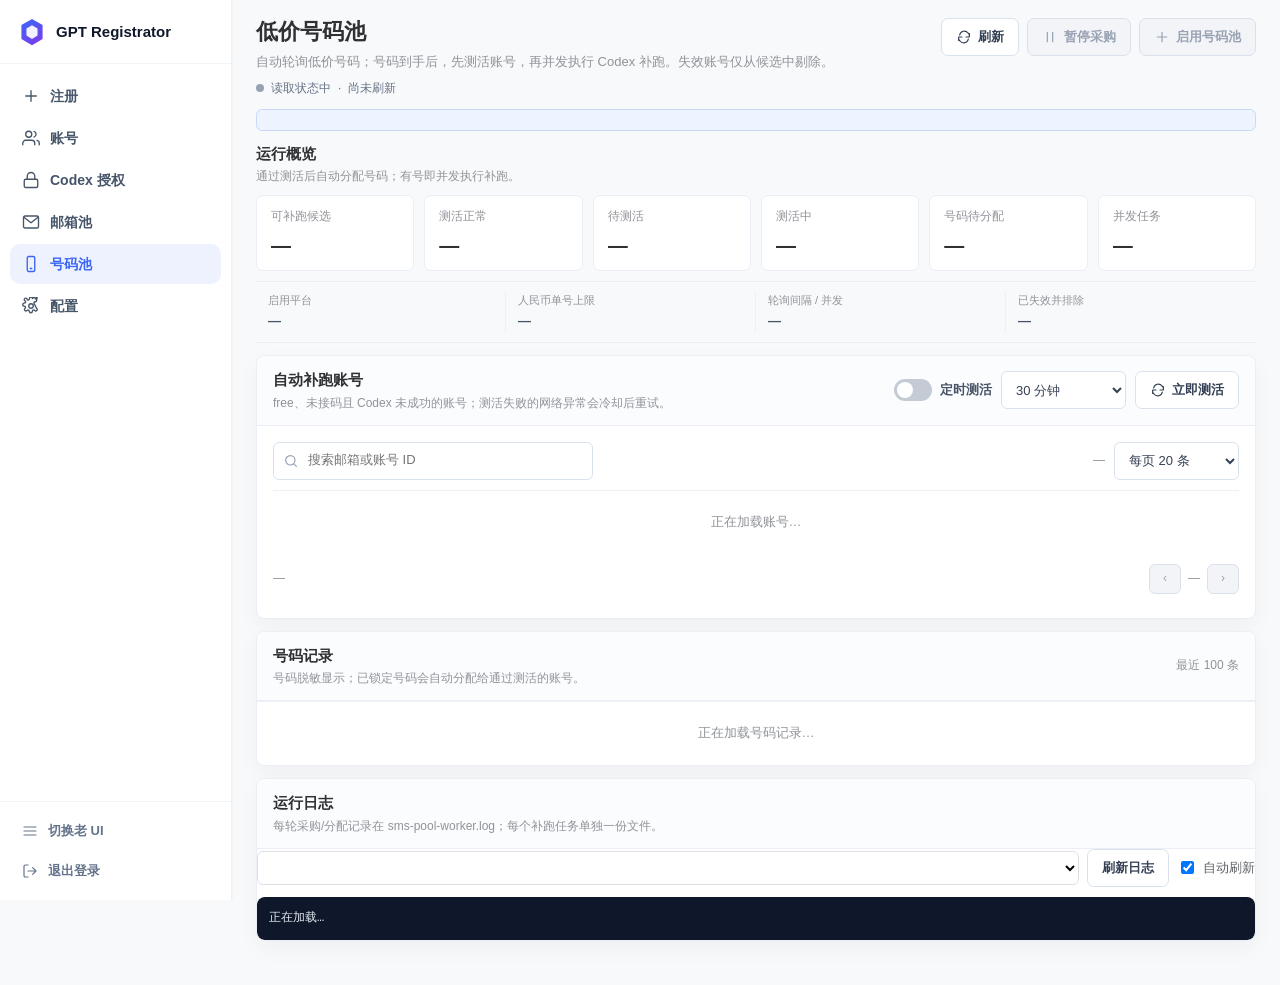
<file: webui/templates/sms_pool.html>
<!DOCTYPE html>
<html lang="zh-CN">
<head>
  <meta charset="UTF-8">
  <meta name="viewport" content="width=device-width, initial-scale=1.0">
  <title>号码池 | GPT Registrator</title>
  <style>
    * { box-sizing: border-box; }
    :root {
      --bg: #f8f9fa; --surface: #fff; --soft: #f7f9fc; --text: #172033;
      --muted: #667085; --line: #d9e2ec; --blue: #2563eb; --green: #16803c;
      --red: #c2413a; --amber: #b7791f; --sidebar-width: 232px;
      --sidebar-accent: #3b66f5; --sidebar-accent-soft: #eef2ff;
    }
    html { max-width: 100%; overflow-x: clip; }
    body {
      margin: 0; max-width: 100%; overflow-x: clip; padding-left: var(--sidebar-width);
      background: var(--bg); color: var(--text);
      font-family: -apple-system, BlinkMacSystemFont, "Segoe UI", "PingFang SC", "Microsoft YaHei", sans-serif;
      font-size: 14px; line-height: 1.45;
    }
    h1, h2, h3, p { margin: 0; }
    button, input, select { font: inherit; }
    button, a { -webkit-tap-highlight-color: transparent; }
    button:focus-visible, a:focus-visible, input:focus-visible, select:focus-visible { outline: 2px solid #8bb4ff; outline-offset: 2px; }
    .app-sidebar {
      position: fixed; inset: 0 auto 0 0; z-index: 20; width: var(--sidebar-width);
      display: flex; flex-direction: column; background: #fff; border-right: 1px solid #eef0f4;
      box-shadow: 1px 0 0 rgba(15, 23, 42, .02);
    }
    .sidebar-brand { height: 64px; flex: 0 0 64px; display: flex; align-items: center; gap: 10px; padding: 0 18px; border-bottom: 1px solid #f1f5f9; }
    .sidebar-brand-icon { width: 28px; height: 30px; flex: 0 0 28px; }
    .sidebar-brand-title { overflow: hidden; color: #0f172a; font-size: 15px; font-weight: 800; white-space: nowrap; text-overflow: ellipsis; }
    .sidebar-nav { flex: 1; overflow-y: auto; overflow-x: hidden; display: flex; flex-direction: column; gap: 2px; padding: 12px 10px 20px; }
    .sidebar-item {
      min-height: 40px; display: flex; align-items: center; gap: 10px; padding: 10px 12px;
      border: 0; border-radius: 10px; color: #475569; background: transparent; text-decoration: none;
      font-size: 14px; font-weight: 600; text-align: left; cursor: pointer;
    }
    .sidebar-item:hover { color: #0f172a; background: #f8fafc; }
    .sidebar-item.active { color: var(--sidebar-accent); background: var(--sidebar-accent-soft); }
    .sidebar-item-icon { width: 18px; height: 18px; flex: 0 0 18px; fill: none; stroke: currentColor; stroke-width: 1.8; stroke-linecap: round; stroke-linejoin: round; }
    .sidebar-item-label { min-width: 0; line-height: 1.2; }
    .sidebar-footer { display: flex; flex-direction: column; gap: 2px; padding: 10px; border-top: 1px solid #f1f5f9; }
    .sidebar-footer a, .sidebar-footer button {
      min-height: 38px; display: flex; align-items: center; gap: 10px; padding: 9px 12px;
      border: 0; border-radius: 10px; color: #64748b; background: transparent; text-decoration: none;
      font-size: 13px; font-weight: 600; text-align: left; cursor: pointer;
    }
    .sidebar-footer a:hover, .sidebar-footer button:hover { color: var(--sidebar-accent); background: var(--sidebar-accent-soft); }
    .sidebar-footer-icon { width: 16px; height: 16px; flex: 0 0 16px; fill: none; stroke: currentColor; stroke-width: 1.8; stroke-linecap: round; stroke-linejoin: round; }
    .logout-form { margin: 0; }
    .logout-form button { width: 100%; }
    main { width: calc(100% - 48px); max-width: none; min-width: 0; margin: 18px 24px 44px; display: grid; gap: 12px; }
    .page-heading { display: flex; align-items: flex-start; justify-content: space-between; gap: 16px; }
    h1 { color: #303133; font-size: 22px; font-weight: 600; line-height: 1.3; }
    .page-caption { margin-top: 5px; color: #909399; font-size: 13px; line-height: 1.55; }
    .heading-state { display: flex; align-items: center; gap: 7px; margin-top: 8px; color: var(--muted); font-size: 12px; }
    .state-dot { width: 8px; height: 8px; flex: 0 0 8px; border-radius: 50%; background: #98a2b3; }
    .state-dot.on { background: #22a06b; }
    .state-dot.paused { background: #d99a28; }
    .overview { display: grid; gap: 10px; }
    .overview-head { display: flex; align-items: center; justify-content: space-between; gap: 12px; }
    .overview-head h2 { color: #303133; font-size: 15px; font-weight: 700; }
    .overview-head p { margin-top: 3px; color: #909399; font-size: 12px; }
    .heading-actions, .buttons { display: flex; align-items: center; gap: 8px; flex-wrap: wrap; }
    .btn {
      min-height: 38px; display: inline-flex; align-items: center; justify-content: center; gap: 6px;
      padding: 0 14px; border: 1px solid var(--line); border-radius: 7px; color: #344054;
      background: #fff; font-size: 13px; font-weight: 700; white-space: nowrap; cursor: pointer;
    }
    .btn:hover:not(:disabled) { background: var(--soft); }
    .btn.primary { border-color: var(--blue); color: #fff; background: var(--blue); }
    .btn.primary:hover:not(:disabled) { border-color: #1d4ed8; background: #1d4ed8; }
    .btn.good { border-color: #b9dfc9; color: #166534; background: #edf8f1; }
    .btn.danger { border-color: #e7a3a0; color: #b3261e; background: #fff; }
    .btn:disabled { color: #98a2b3; border-color: var(--line); background: #f2f4f7; cursor: not-allowed; }
    .btn svg { width: 16px; height: 16px; flex: 0 0 16px; fill: none; stroke: currentColor; stroke-width: 1.8; stroke-linecap: round; stroke-linejoin: round; }
    section.card { min-width: 0; max-width: 100%; overflow: hidden; border: 1px solid #ebeef5; border-radius: 8px; background: var(--surface); box-shadow: 0 8px 22px rgba(15, 23, 42, .04); }
    .head { display: flex; align-items: center; justify-content: space-between; gap: 12px; padding: 13px 16px; border-bottom: 1px solid #ebeef5; background: #fbfcfe; }
    .head h2 { color: #303133; font-size: 15px; font-weight: 700; }
    .head p { margin-top: 3px; color: #909399; font-size: 12px; line-height: 1.5; }
    .body { padding: 16px; }
    .notice { padding: 10px 13px; border: 1px solid #c9d8fb; border-radius: 6px; color: #1d4ed8; background: #eef4ff; font-size: 13px; line-height: 1.55; }
    .notice.warn { border-color: #f3d99b; color: #92600a; background: #fff7e6; }
    .notice.err { border-color: #f3c7c4; color: #b3261e; background: #fff0ef; }
    .notice[hidden] { display: none; }
    .stats { display: grid; grid-template-columns: repeat(6, minmax(0, 1fr)); gap: 10px; }
    .stat { min-width: 0; min-height: 76px; padding: 12px 14px; border: 1px solid #ebeef5; border-radius: 7px; background: #fff; }
    .stat-top { display: flex; align-items: center; justify-content: space-between; gap: 8px; color: #909399; font-size: 12px; }
    .stat strong { display: block; margin-top: 9px; overflow: hidden; color: #303133; font-size: 20px; font-weight: 600; line-height: 1; text-overflow: ellipsis; white-space: nowrap; }
    .summary-strip { display: grid; grid-template-columns: repeat(4, minmax(0, 1fr)); padding: 9px 0; border-top: 1px solid #ebeef5; border-bottom: 1px solid #ebeef5; }
    .summary-item { min-width: 0; padding: 2px 12px; border-right: 1px solid #edf1f5; }
    .summary-item:last-child { border-right: 0; }
    .summary-label { display: block; color: #909399; font-size: 11px; }
    .summary-value { display: block; margin-top: 3px; overflow-wrap: anywhere; color: #475467; font-size: 13px; font-weight: 700; }
    .section-tools { display: flex; align-items: center; justify-content: flex-end; gap: 9px; flex-wrap: wrap; }
    .search { position: relative; width: min(320px, 100%); }
    .search svg { position: absolute; left: 10px; top: 11px; width: 16px; height: 16px; fill: none; stroke: #98a2b3; stroke-width: 1.8; stroke-linecap: round; }
    .search input, .compact-select { min-height: 38px; width: 100%; margin: 0; padding: 7px 10px; border: 1px solid var(--line); border-radius: 6px; color: #344054; background: #fff; font-size: 13px; }
    .search input { padding-left: 34px; }
    .compact-select { width: auto; min-width: 125px; }
    .switch-wrap { position: relative; display: inline-flex; align-items: center; gap: 8px; color: #475467; font-size: 13px; font-weight: 700; white-space: nowrap; cursor: pointer; }
    .switch-wrap input { position: absolute; width: 1px; height: 1px; opacity: 0; }
    .switch { position: relative; width: 38px; height: 22px; border-radius: 999px; background: #c4cbd5; transition: background .15s ease; }
    .switch::after { position: absolute; top: 3px; left: 3px; width: 16px; height: 16px; border-radius: 50%; background: #fff; content: ""; transition: transform .15s ease; }
    .switch-wrap input:checked + .switch { background: #3b7cff; }
    .switch-wrap input:checked + .switch::after { transform: translateX(16px); }
    .switch-wrap input:focus-visible + .switch { outline: 2px solid #8bb4ff; outline-offset: 2px; }
    .table-wrap { width: 100%; overflow: auto; border-top: 1px solid #edf1f5; }
    table { width: 100%; border-collapse: collapse; table-layout: fixed; font-size: 13px; text-align: left; }
    th, td { height: 44px; padding: 9px 12px; overflow: hidden; border-bottom: 1px solid #edf1f5; color: #475467; text-overflow: ellipsis; white-space: nowrap; vertical-align: middle; }
    th { position: sticky; top: 0; z-index: 1; height: 38px; color: #667085; background: #fbfcfe; font-size: 12px; font-weight: 600; }
    tbody tr:hover td { background: #fbfdff; }
    tbody tr:last-child td { border-bottom: 0; }
    .col-id { width: 72px; }
    .col-email { width: 30%; }
    .col-plan { width: 100px; }
    .col-status { width: 140px; }
    .col-time { width: 190px; }
    .email-cell { color: #303133; font-weight: 700; }
    .mono { font-family: ui-monospace, Consolas, monospace; font-size: 12px; font-variant-numeric: tabular-nums; }
    .pill { display: inline-flex; align-items: center; justify-content: center; min-height: 23px; padding: 2px 9px; border-radius: 999px; color: #475467; background: #f2f4f7; font-size: 11px; font-weight: 700; }
    .pill.success { color: #166534; background: #e9f7ef; }
    .pill.pending { color: #9a6700; background: #fff7d6; }
    .pill.error { color: #b3261e; background: #fff0ef; }
    .empty, .loading, .error-line { padding: 22px 14px; color: #909399; font-size: 13px; text-align: center; }
    .error-line { color: var(--red); }
    .table-footer { display: flex; align-items: center; justify-content: space-between; gap: 10px; padding: 10px 0 0; color: #909399; font-size: 12px; }
    .pager { display: inline-flex; align-items: center; gap: 7px; }
    .pager button { min-width: 32px; min-height: 30px; padding: 0 9px; border: 1px solid var(--line); border-radius: 6px; color: #344054; background: #fff; cursor: pointer; }
    .pager button:disabled { color: #98a2b3; background: #f2f4f7; cursor: not-allowed; }
    .last-updated { color: #909399; font-size: 12px; white-space: nowrap; }
    .events-list { display: grid; }
    .event-row { display: grid; grid-template-columns: 180px 80px 125px minmax(0, 1fr); gap: 12px; padding: 10px 12px; border-bottom: 1px solid #edf1f5; color: #475467; font-size: 12px; }
    .event-row:last-child { border-bottom: 0; }
    .event-detail { min-width: 0; overflow-wrap: anywhere; color: #667085; }
    dialog { width: min(480px, calc(100vw - 32px)); padding: 0; border: 1px solid var(--line); border-radius: 8px; color: var(--text); box-shadow: 0 20px 60px rgba(16, 24, 40, .2); }
    dialog::backdrop { background: rgba(16, 24, 40, .38); }
    .dialog-head { padding: 18px 20px 0; }
    .dialog-head h2 { color: #303133; font-size: 16px; }
    .dialog-body { padding: 12px 20px 18px; color: #475467; font-size: 13px; line-height: 1.6; }
    .dialog-body ul { margin: 10px 0 0; padding-left: 18px; }
    .dialog-actions { display: flex; justify-content: flex-end; gap: 8px; padding: 12px 20px 18px; border-top: 1px solid #edf1f5; }
    @media (max-width: 1100px) { .stats { grid-template-columns: repeat(3, minmax(0, 1fr)); } }
    @media (max-width: 900px) {
      :root { --sidebar-width: 76px; }
      .sidebar-brand { justify-content: center; padding: 0; }
      .sidebar-brand-title, .sidebar-item-label, .sidebar-footer span { display: none; }
      .sidebar-item, .sidebar-footer a, .sidebar-footer button { justify-content: center; padding-left: 8px; padding-right: 8px; }
      .summary-strip { grid-template-columns: repeat(2, minmax(0, 1fr)); }
      .summary-item:nth-child(2) { border-right: 0; }
      .summary-item:nth-child(-n+2) { border-bottom: 1px solid #edf1f5; }
    }
    @media (max-width: 700px) {
      body { padding-left: 0; }
      .app-sidebar { position: sticky; inset: auto; width: 100%; height: auto; border-right: 0; border-bottom: 1px solid var(--line); }
      .sidebar-brand { height: 48px; flex-basis: 48px; justify-content: flex-start; padding: 0 14px; }
      .sidebar-brand-icon { width: 23px; height: 25px; flex-basis: 23px; }
      .sidebar-brand-title { display: block; }
      .sidebar-nav { flex: 0 0 auto; flex-direction: row; gap: 4px; overflow-x: auto; overflow-y: hidden; padding: 6px 8px; }
      .sidebar-item { min-width: 42px; min-height: 36px; justify-content: center; padding: 7px 10px; white-space: nowrap; }
      .sidebar-item-label { display: block; font-size: 12px; }
      .sidebar-footer { display: none; }
      main { width: calc(100% - 28px); margin: 16px 14px 32px; }
      .page-heading { flex-direction: column; gap: 12px; }
      .heading-actions { width: 100%; justify-content: flex-start; }
      .head { align-items: flex-start; flex-direction: column; }
      .head .section-tools { width: 100%; justify-content: flex-start; }
      .stats { grid-template-columns: repeat(2, minmax(0, 1fr)); gap: 8px; }
      .stat { min-height: 70px; padding: 10px; }
      .stat strong { font-size: 18px; }
      .body { padding: 12px; }
      .search { width: 100%; }
      .section-tools { justify-content: flex-start; }
      .event-row { grid-template-columns: minmax(0, 1fr) auto; gap: 4px 10px; }
      .event-detail { grid-column: 1 / -1; }
      .table-footer { align-items: flex-start; flex-wrap: wrap; }
      .last-updated { white-space: normal; }
    }
    body.embed-mode { padding-left: 0; }
    body.embed-mode .app-sidebar { display: none; }
    body.embed-mode main { width: 100%; margin: 0; padding: 16px 18px 24px; }
    @media (max-width: 700px) {
      body.embed-mode main { width: 100%; margin: 0; padding: 12px 10px 18px; }
    }
  
    .log-btn { padding: 3px 9px; border: 1px solid #dbe3ee; border-radius: 6px; background: #fff; color: #2563eb; font-size: 12px; cursor: pointer; }
    .log-btn:hover { border-color: #b9cdf0; background: #f4f8ff; }
    .log-modal { position: fixed; inset: 0; z-index: 60; display: flex; align-items: center; justify-content: center; background: rgba(16,24,40,.45); }
    .log-modal > div { width: min(860px, 92vw); max-height: 78vh; display: flex; flex-direction: column; background: #fff; border-radius: 12px; overflow: hidden; }
    .log-modal-head { display: flex; align-items: center; justify-content: space-between; padding: 12px 16px; border-bottom: 1px solid #edf1f5; font-weight: 700; }
    .log-modal-head button { border: 0; background: transparent; font-size: 18px; color: #98a2b3; cursor: pointer; }
    .log-modal pre { margin: 0; padding: 14px 16px; overflow: auto; font-size: 12px; line-height: 1.6; white-space: pre-wrap; word-break: break-all; color: #1d2939; }
</style>
</head>
<body class="{{ 'embed-mode' if request.args.get('embed') == '1' else '' }}">
<aside class="app-sidebar" aria-label="主导航">
  <div class="sidebar-brand">
    <svg class="sidebar-brand-icon" viewBox="0 0 44 48" fill="none" aria-hidden="true"><defs><linearGradient id="sidebarLogoGrad" x1="10" y1="4" x2="34" y2="44" gradientUnits="userSpaceOnUse"><stop stop-color="#3b66f5"/><stop offset="1" stop-color="#7c3aed"/></linearGradient></defs><path d="M22 3L38.928 12.75V35.25L22 45L5.072 35.25V12.75L22 3Z" fill="url(#sidebarLogoGrad)"/><path d="M22 13L30.928 18.25V29.75L22 35L13.072 29.75V18.25L22 13Z" fill="white" fill-opacity=".92"/></svg>
    <span class="sidebar-brand-title">GPT Registrator</span>
  </div>
  <nav class="sidebar-nav">
    <a class="sidebar-item" href="/" data-main-tab="register"><svg class="sidebar-item-icon" viewBox="0 0 24 24"><path d="M12 5v14M5 12h14"/></svg><span class="sidebar-item-label">注册</span></a>
    <a class="sidebar-item" href="/" data-main-tab="accounts"><svg class="sidebar-item-icon" viewBox="0 0 24 24"><path d="M17 21v-2a4 4 0 0 0-4-4H5a4 4 0 0 0-4 4v2"/><circle cx="9" cy="7" r="4"/><path d="M23 21v-2a4 4 0 0 0-3-3.9M16 3.2a4 4 0 0 1 0 7.6"/></svg><span class="sidebar-item-label">账号</span></a>
    <a class="sidebar-item" href="/" data-main-tab="codex"><svg class="sidebar-item-icon" viewBox="0 0 24 24"><rect x="3" y="11" width="18" height="11" rx="2"/><path d="M7 11V7a5 5 0 0 1 10 0v4"/></svg><span class="sidebar-item-label">Codex 授权</span></a>
    <a class="sidebar-item" href="/" data-main-tab="outlook"><svg class="sidebar-item-icon" viewBox="0 0 24 24"><rect x="2" y="4" width="20" height="16" rx="2"/><path d="m3 6 9 7 9-7"/></svg><span class="sidebar-item-label">邮箱池</span></a>
    <a class="sidebar-item active" href="/sms-pool" aria-current="page"><svg class="sidebar-item-icon" viewBox="0 0 24 24"><rect x="7" y="2" width="10" height="20" rx="2"/><path d="M11 18h2"/></svg><span class="sidebar-item-label">号码池</span></a>
    <a class="sidebar-item" href="/" data-main-tab="config"><svg class="sidebar-item-icon" viewBox="0 0 24 24"><circle cx="12" cy="12" r="3"/><path d="m19.4 15 .1.1a2 2 0 1 1-2.8 2.8l-.1-.1a1.7 1.7 0 0 0-1.8-.3 1.7 1.7 0 0 0-1 1.5v.1a2 2 0 1 1-4 0V19a1.7 1.7 0 0 1-1-1.5 1.7 1.7 0 0 0-1.8.3l-.1.1a2 2 0 1 1-2.8-2.8l.1-.1a1.7 1.7 0 0 0 .3-1.8 1.7 1.7 0 0 0-1.5-1H3a2 2 0 1 1 0-4h.1a1.7 1.7 0 0 0 1.5-1 1.7 1.7 0 0 0-.3-1.8l-.1-.1A2 2 0 1 1 7 3.5l.1.1a1.7 1.7 0 0 0 1.8.3 1.7 1.7 0 0 0 1-1.5V2a2 2 0 1 1 4 0v.1a1.7 1.7 0 0 0 1-1.5 1.7 1.7 0 0 0 1.8-.3l-.1-.1a2 2 0 1 1 2.8 2.8l-.1.1a1.7 1.7 0 0 0-.3-1.8 1.7 1.7 0 0 0-1.5 1h.1a2 2 0 1 1 0 4h-.1a1.7 1.7 0 0 0-1.5 1 1.7 1.7 0 0 0 .2 1.6z"/></svg><span class="sidebar-item-label">配置</span></a>
  </nav>
  <div class="sidebar-footer">
    <a href="/?ui=legacy"><svg class="sidebar-footer-icon" viewBox="0 0 24 24"><path d="M3 6h18M3 12h18M3 18h18"/></svg><span>切换老 UI</span></a>
    <form class="logout-form" method="post" action="/logout"><button type="submit"><svg class="sidebar-footer-icon" viewBox="0 0 24 24"><path d="M9 21H5a2 2 0 0 1-2-2V5a2 2 0 0 1 2-2h4M16 17l5-5-5-5M21 12H9"/></svg><span>退出登录</span></button></form>
  </div>
</aside>

<main>
  <header class="page-heading">
    <div>
      <h1>低价号码池</h1>
      <p class="page-caption">自动轮询低价号码；号码到手后，先测活账号，再并发执行 Codex 补跑。失效账号仅从候选中剔除。</p>
      <div class="heading-state" aria-live="polite"><span class="state-dot" id="stateDot"></span><span id="stateText">读取状态中</span><span aria-hidden="true">·</span><span id="updatedAt">尚未刷新</span></div>
    </div>
    <div class="heading-actions">
      <button class="btn" id="btnRefresh" type="button"><svg viewBox="0 0 24 24"><path d="M20 7v5h-5M4 17v-5h5"/><path d="M5.5 9A7 7 0 0 1 18 6l2 2M4 16l2 2a7 7 0 0 0 12.5-3"/></svg><span>刷新</span></button>
      <button class="btn" id="btnPause" type="button" disabled><svg viewBox="0 0 24 24"><path d="M8 5v14M16 5v14"/></svg><span>暂停采购</span></button>
      <button class="btn primary" id="btnToggle" type="button" disabled><svg viewBox="0 0 24 24"><path d="M12 5v14M5 12h14"/></svg><span>启用号码池</span></button>
    </div>
  </header>

  <div class="notice" id="stateNotice" role="status" aria-live="polite"></div>

  <section class="overview" aria-labelledby="overviewTitle">
    <div class="overview-head"><div><h2 id="overviewTitle">运行概览</h2><p>通过测活后自动分配号码；有号即并发执行补跑。</p></div><span class="last-updated" id="statusUpdated"></span></div>
    <div class="stats">
      <div class="stat"><div class="stat-top"><span>可补跑候选</span></div><strong id="metricEligible">—</strong></div>
      <div class="stat"><div class="stat-top"><span>测活正常</span></div><strong id="metricLiveReady">—</strong></div>
      <div class="stat"><div class="stat-top"><span>待测活</span></div><strong id="metricLiveWaiting">—</strong></div>
      <div class="stat"><div class="stat-top"><span>测活中</span></div><strong id="metricLiveChecking">—</strong></div>
      <div class="stat"><div class="stat-top"><span>号码待分配</span></div><strong id="metricUnclaimed">—</strong></div>
      <div class="stat"><div class="stat-top"><span>并发任务</span></div><strong id="metricRunning">—</strong></div>
    </div>
    <div class="summary-strip">
      <div class="summary-item"><span class="summary-label">启用平台</span><strong class="summary-value" id="cfgProviders">—</strong></div>
      <div class="summary-item"><span class="summary-label">人民币单号上限</span><strong class="summary-value" id="cfgPrice">—</strong></div>
      <div class="summary-item"><span class="summary-label">轮询间隔 / 并发</span><strong class="summary-value" id="cfgCapacity">—</strong></div>
      <div class="summary-item"><span class="summary-label">已失效并排除</span><strong class="summary-value" id="metricDeactivated">—</strong></div>
    </div>
  </section>

  <section class="card" aria-labelledby="accountsTitle">
    <div class="head">
      <div><h2 id="accountsTitle">自动补跑账号</h2><p>free、未接码且 Codex 未成功的账号；测活失败的网络异常会冷却后重试。</p></div>
      <div class="section-tools">
        <label class="switch-wrap" for="liveCheckToggle"><input id="liveCheckToggle" type="checkbox"><span class="switch" aria-hidden="true"></span><span id="liveCheckToggleLabel">定时测活</span></label>
        <select class="compact-select" id="liveCheckInterval" aria-label="定时测活间隔">
          <option value="1800">30 分钟</option><option value="3600">1 小时</option><option value="21600">6 小时</option><option value="43200">12 小时</option><option value="86400">24 小时</option>
        </select>
        <button class="btn" id="btnLiveCheck" type="button"><svg viewBox="0 0 24 24"><path d="M20 7v5h-5M4 17v-5h5"/><path d="M5.5 9A7 7 0 0 1 18 6l2 2M4 16l2 2a7 7 0 0 0 12.5-3"/></svg><span>立即测活</span></button>
      </div>
    </div>
    <div class="body">
      <div class="section-tools" style="justify-content:space-between;margin-bottom:10px">
        <label class="search"><svg viewBox="0 0 24 24"><circle cx="11" cy="11" r="7"/><path d="m20 20-4-4"/></svg><input id="accountSearch" type="search" placeholder="搜索邮箱或账号 ID" autocomplete="off" aria-label="搜索候选账号"></label>
        <div class="section-tools"><span class="last-updated" id="eligibleCount">—</span><select class="compact-select" id="pageSize" aria-label="每页数量"><option value="10">每页 10 条</option><option value="20" selected>每页 20 条</option><option value="50">每页 50 条</option></select></div>
      </div>
      <div class="table-wrap" id="eligibleBox"><div class="loading">正在加载账号…</div></div>
      <div class="table-footer"><span id="eligibleSummary">—</span><div class="pager"><button id="pagePrev" type="button" aria-label="上一页" disabled>‹</button><span id="pageInfo">—</span><button id="pageNext" type="button" aria-label="下一页" disabled>›</button></div></div>
      <div id="liveCheckFeedback" class="last-updated" role="status" aria-live="polite" style="margin-top:8px"></div>
      <details id="reviewDetails" hidden style="margin-top:12px"><summary id="reviewSummary" style="padding:10px 0;color:#667085;font-weight:700;cursor:pointer">其他账号</summary><div class="table-wrap" id="reviewBox"></div></details>
    </div>
  </section>

  <section class="card" aria-labelledby="reservationsTitle">
    <div class="head"><div><h2 id="reservationsTitle">号码记录</h2><p>号码脱敏显示；已锁定号码会自动分配给通过测活的账号。</p></div><span class="last-updated">最近 100 条</span></div>
    <div class="table-wrap" id="reservationsBox"><div class="loading">正在加载号码记录…</div></div>
  </section>

  <section class="card" aria-labelledby="logsTitle">
    <div class="head"><div><h2 id="logsTitle">运行日志</h2><p>每轮采购/分配记录在 sms-pool-worker.log；每个补跑任务单独一份文件。</p></div><span class="last-updated" id="logUpdated"></span></div>
    <div style="display:flex;gap:8px;align-items:center;flex-wrap:wrap;margin:0 0 10px;">
      <select id="logSelect" style="flex:1 1 320px;min-height:34px;padding:6px 8px;border:1px solid #dcdfe6;border-radius:6px;background:#fff;"></select>
      <button class="btn" id="btnLogRefresh" type="button">刷新日志</button>
      <label style="display:flex;gap:6px;align-items:center;font-size:13px;color:#606266;"><input type="checkbox" id="logAuto" checked> 自动刷新</label>
    </div>
    <pre id="logView" style="margin:0;padding:12px;background:#0f172a;color:#e2e8f0;border-radius:8px;max-height:420px;overflow:auto;font-size:12px;line-height:1.55;white-space:pre-wrap;word-break:break-all;">正在加载…</pre>
  </section>

</main>

<dialog id="enableDialog" aria-labelledby="enableDialogTitle">
  <div class="dialog-head"><h2 id="enableDialogTitle">启用低价号码池</h2></div>
  <div class="dialog-body">启用后会开始轮询并按当前人民币单号上限采购号码。号码到手后，系统会先测活候选账号；测活正常且仍符合条件时自动启动 Codex 补跑。采购会产生实际费用。<ul><li>平台：<strong id="dialogProviders">—</strong></li><li>人民币单号上限：<strong id="dialogPrice">—</strong></li><li>本轮最多采购：<strong id="dialogCapacity">—</strong></li></ul></div>
  <div class="dialog-actions"><button class="btn" id="btnEnableCancel" type="button">取消</button><button class="btn primary" id="btnEnableConfirm" type="button">启用并开始轮询</button></div>
</dialog>

<script>
const $ = (id) => document.getElementById(id);
const esc = (value) => String(value == null ? "" : value).replace(/[&<>"']/g, (c) => ({"&":"&amp;","<":"&lt;",">":"&gt;",'"':"&quot;","'":"&#39;"}[c]));
const statusNames = {reserved:"待分配",claimed:"已领取",running:"运行中",waiting_sms:"等待短信",completed:"已完成",released:"已释放",expired:"已过期",failed:"失败",orphaned:"待核对"};
const state = {status:null,eligible:[],pending:[],reservations:[],page:1,pageSize:20,busy:false};

function notice(message, tone="") { const el=$("stateNotice"); el.className="notice"+(tone?" "+tone:""); el.textContent=message; el.hidden=!message; }
function money(value) { if(value==null||value==="") return "—"; const n=Number(value); return Number.isFinite(n)?"¥"+n.toFixed(2):"¥"+String(value); }
function pill(label,tone="") { return '<span class="pill '+tone+'">'+esc(label||"—")+'</span>'; }
function tag(status) { const raw=String(status||""); const tone=raw==="completed"?"success":["reserved","claimed","running","waiting_sms"].includes(raw)?"pending":["failed","orphaned"].includes(raw)?"error":""; return pill(statusNames[raw]||raw||"—",tone); }
async function requestJson(url,options={}) { const response=await fetch(url,{credentials:"same-origin",...options}); const data=await response.json().catch(()=>({})); if(!response.ok||data.ok===false) throw new Error(data.error||("HTTP "+response.status)); return data; }
function fmtTime(value) { if(!value) return "—"; const date=new Date(value); return Number.isNaN(date.getTime())?String(value):date.toLocaleString("zh-CN",{hour12:false}); }
function setMainTab(tab) { localStorage.setItem("gpt_console_active_tab",tab); }

async function loadStatus() {
  try {
    const data=await requestJson("/api/sms-pool/status"); state.status=data.status||{}; const s=state.status; const cap=s.capacity||{}; const stats=s.stats||{}; const live=s.live_check||{}; const summary=cap.live_summary||{}; const providers=s.configured_providers||[]; const ready=providers.length>0&&Boolean(s.max_price_cny);
    $("stateDot").className="state-dot"+(s.enabled?(s.paused?" paused":" on"):"");
    $("stateText").textContent=s.enabled?(s.paused?"已启用 · 暂停新采购":"已启用 · 自动轮询与补跑"):"已关闭 · 不会轮询或采购";
    $("updatedAt").textContent="刷新于 "+new Date().toLocaleTimeString("zh-CN",{hour12:false});
    $("statusUpdated").textContent="累计花费 "+money(stats.spent_cny_total||0);
    $("metricEligible").textContent=cap.eligible??0; $("metricLiveReady").textContent=summary.ready??0; $("metricLiveWaiting").textContent=summary.waiting??0; $("metricLiveChecking").textContent=summary.checking??0;
    $("metricUnclaimed").textContent=stats.unclaimed??0; $("metricRunning").textContent=(stats.running??0)+" / "+(s.workers||2);
    $("metricDeactivated").textContent=summary.deactivated??0;
    $("cfgProviders").textContent=providers.length?providers.join(" · "):"未配置可用平台";
    $("cfgPrice").textContent=s.max_price_cny?money(s.max_price_cny):"未设置 · 禁止采购";
    $("cfgCapacity").textContent=(s.poll_interval||120)+" 秒 · "+(s.workers||2)+" 并发";
    $("btnPause").disabled=!s.enabled; $("btnPause").innerHTML=s.paused?'<svg viewBox="0 0 24 24"><path d="m5 3 14 9-14 9z"/></svg><span>恢复采购</span>':'<svg viewBox="0 0 24 24"><path d="M8 5v14M16 5v14"/></svg><span>暂停采购</span>';
    $("btnToggle").disabled=!s.enabled&&!ready; $("btnToggle").classList.toggle("danger",Boolean(s.enabled)); $("btnToggle").classList.toggle("primary",!s.enabled);
    $("btnToggle").innerHTML=s.enabled?'<svg viewBox="0 0 24 24"><rect x="5" y="5" width="14" height="14" rx="2"/></svg><span>关闭号码池</span>':'<svg viewBox="0 0 24 24"><path d="M12 5v14M5 12h14"/></svg><span>启用号码池</span>';
    $("liveCheckToggle").checked=Boolean(live.enabled); $("liveCheckToggleLabel").textContent=live.enabled?"定时测活已开启":"定时测活";
    const interval=$("liveCheckInterval"); const supported=["1800","3600","21600","43200","86400"]; interval.value=supported.includes(String(live.interval))?String(live.interval):"21600"; interval.disabled=state.busy;
    if(!ready) notice("号码池缺少可用平台/API Key 或人民币单号上限，当前不会采购。请先在配置页补齐配置。","warn");
    else if(!s.enabled) notice("号码池当前关闭。启用后将自动抢号、筛查账号活性，并在号码和账号均就绪时自动补跑。");
    else if(s.paused) notice("号码池已暂停新采购；已锁定号码仍会自动分配，已开始的补跑不受影响。","warn");
    else notice("号码池正在运行：新号码将自动分配给通过测活的账号；失效账号会从候选列表排除，账号记录保留。");
    if(!s.enabled&&ready){$("dialogProviders").textContent=providers.join(" · ");$("dialogPrice").textContent=money(s.max_price_cny);$("dialogCapacity").textContent=String(cap.capacity||0)+" 个";}
  } catch(error) { notice("读取号码池状态失败："+error.message,"err"); }
}

async function loadEligible() {
  $("eligibleBox").innerHTML='<div class="loading">正在加载账号…</div>';
  try { const data=await requestJson("/api/sms-pool/eligible"); state.eligible=data.eligible||[]; state.pending=data.pending_review||[]; state.liveSummary=data.live_summary||{}; renderEligible(); renderPending(); }
  catch(error){$("eligibleBox").innerHTML='<div class="error-line">账号列表读取失败：'+esc(error.message)+'</div>';$("eligibleCount").textContent="读取失败";}
}
function filteredAccounts(){const q=$("accountSearch").value.trim().toLocaleLowerCase();return q?state.eligible.filter(x=>String(x.email||"").toLocaleLowerCase().includes(q)||String(x.id||"").includes(q)):state.eligible;}
function livePill(item){const s=String(item.live_check_status||"").toLowerCase();if(s==="live"&&item.live_check_ok)return pill("正常","success");if(s==="queued"||s==="running")return pill("测活中","pending");if(s==="failed")return pill("待重试","error");return pill("待测活","pending");}
function renderEligible(){
  const list=filteredAccounts(); state.pageSize=Number($("pageSize").value)||20; const pages=Math.max(1,Math.ceil(list.length/state.pageSize)); state.page=Math.min(state.page,pages); const start=(state.page-1)*state.pageSize; const pageItems=list.slice(start,start+state.pageSize);
  $("eligibleCount").textContent=list.length+" 个候选"; $("eligibleSummary").textContent=list.length?"显示 "+(start+1)+"–"+Math.min(start+state.pageSize,list.length)+" 条，共 "+list.length+" 条":"暂无候选账号"; $("pageInfo").textContent=state.page+" / "+pages; $("pagePrev").disabled=state.page<=1; $("pageNext").disabled=state.page>=pages;
  if(!pageItems.length){$("eligibleBox").innerHTML='<div class="empty">'+(state.eligible.length?"没有匹配账号":"暂无符合条件的 free 未接码账号")+'</div>';return;}
  const rows=pageItems.map(item=>'<tr><td class="mono">#'+esc(item.id)+'</td><td class="email-cell">'+esc(item.email||"—")+'</td><td>'+esc(item.plan_type||"free")+'</td><td>'+pill(item.codex_status||"未开始",item.codex_status==="success"?"success":"")+'</td><td>'+livePill(item)+'</td><td class="mono">'+esc(fmtTime(item.live_checked_at))+'</td></tr>').join("");
  $("eligibleBox").innerHTML='<table><thead><tr><th class="col-id">ID</th><th class="col-email">邮箱</th><th class="col-plan">套餐</th><th class="col-status">Codex</th><th class="col-status">账号测活</th><th class="col-time">最近测活</th></tr></thead><tbody>'+rows+'</tbody></table>';
}
function renderPending(){const detail=$("reviewDetails");if(!state.pending.length){detail.hidden=true;return;}detail.hidden=false;$("reviewSummary").textContent="待核验账号 · "+state.pending.length;$("reviewBox").innerHTML='<table><thead><tr><th class="col-id">ID</th><th class="col-email">邮箱</th><th>原因</th></tr></thead><tbody>'+state.pending.map(x=>'<tr><td class="mono">#'+esc(x.id||"—")+'</td><td class="email-cell">'+esc(x.email||"—")+'</td><td>'+esc(x.reason||"需核验")+'</td></tr>').join("")+'</tbody></table>';}
async function loadReservations(){
  $("reservationsBox").innerHTML='<div class="loading">正在加载号码记录…</div>';
  try{const data=await requestJson("/api/sms-pool/reservations");state.reservations=data.items||[];renderReservations();}
  catch(error){$("reservationsBox").innerHTML='<div class="error-line">号码记录读取失败：'+esc(error.message)+'</div>';}
}
function renderReservations(){
  const items=state.reservations;if(!items.length){$("reservationsBox").innerHTML='<div class="empty">暂无号码记录</div>';return;}
  const rows=items.map(x=>'<tr><td class="mono">#'+esc(x.id)+'</td><td>'+tag(x.status)+'</td><td>'+esc(x.provider||"—")+'</td><td class="mono">'+esc(x.phone_mask||"—")+'</td><td>'+esc(x.country||"—")+'</td><td class="mono">'+esc(x.account_id||"—")+'</td><td>'+esc(x.price_cny?money(x.price_cny):"—")+'</td><td><button type="button" class="log-btn" data-reslog="'+esc(x.id)+'">查看日志</button></td><td>'+esc(x.failure_code||"—")+'</td><td class="mono">'+esc(fmtTime(x.expires_at))+'</td></tr>').join("");
  $("reservationsBox").innerHTML='<table><thead><tr><th class="col-id">ID</th><th class="col-status">状态</th><th>平台</th><th>号码</th><th>地区</th><th>账号 ID</th><th>费用</th><th>日志</th><th>失败分类</th><th class="col-time">有效期至</th></tr></thead><tbody>'+rows+'</tbody></table>';
}
if(window.parent!==window){
  if(typeof ResizeObserver==="function"){
    const embedResizeObserver=new ResizeObserver(()=>requestAnimationFrame(reportEmbeddedHeight));
    embedResizeObserver.observe(document.documentElement);
    embedResizeObserver.observe(document.body);
  }
  window.addEventListener("load",reportEmbeddedHeight);
  window.addEventListener("resize",reportEmbeddedHeight);
  setTimeout(reportEmbeddedHeight,0);
}

$("btnRefresh").addEventListener("click",refreshAll);
$("btnPause").addEventListener("click",()=>{if(state.status)saveConfig("SMS_POOL_PAUSED",!state.status.paused);});
$("btnToggle").addEventListener("click",()=>{if(!state.status)return;if(state.status.enabled){if(window.confirm("关闭后将停止后续轮询和采购；已经锁定号码的补跑会继续执行。确定关闭吗？"))saveConfig("SMS_POOL_ENABLED",false);return;}$("enableDialog").showModal();});
$("btnEnableCancel").addEventListener("click",()=>$("enableDialog").close());$("btnEnableConfirm").addEventListener("click",()=>{$("enableDialog").close();saveConfig("SMS_POOL_ENABLED",true);});
$("liveCheckToggle").addEventListener("change",event=>saveConfig("SMS_POOL_LIVE_CHECK_ENABLED",event.target.checked));
$("liveCheckInterval").addEventListener("change",event=>saveConfig("SMS_POOL_LIVE_CHECK_INTERVAL",Number(event.target.value)));
$("btnLiveCheck").addEventListener("click",triggerLiveCheck);
$("accountSearch").addEventListener("input",()=>{state.page=1;renderEligible();});$("pageSize").addEventListener("change",()=>{state.page=1;renderEligible();});
$("pagePrev").addEventListener("click",()=>{state.page=Math.max(1,state.page-1);renderEligible();});$("pageNext").addEventListener("click",()=>{state.page+=1;renderEligible();});
document.querySelectorAll("[data-main-tab]").forEach(link=>link.addEventListener("click",()=>setMainTab(link.dataset.mainTab)));
async function loadLogList(){
  try{
    const data=await requestJson("/api/sms-pool/logs?limit=50");
    const sel=$("logSelect");
    const current=sel.value;
    const items=data.items||[];
    sel.innerHTML=items.map(x=>'<option value="'+esc(x.name)+'">'+esc(x.name)+' · '+Math.max(1,Math.round((x.size||0)/1024))+'KB</option>').join("");
    if(current && items.some(x=>x.name===current)) sel.value=current;
    else if(items.length) sel.selectedIndex=0;
  }catch(error){ $("logView").textContent="日志列表读取失败："+error.message; }
}
async function loadLogText(){
  const name=$("logSelect").value;
  if(!name) return;
  try{
    const data=await requestJson("/api/sms-pool/log?name="+encodeURIComponent(name)+"&tail=400");
    const view=$("logView");
    view.textContent=data.text||"(暂无内容)";
    view.scrollTop=view.scrollHeight;
    $("logUpdated").textContent="更新于 "+new Date().toLocaleTimeString("zh-CN",{hour12:false});
  }catch(error){ $("logView").textContent="日志读取失败："+error.message; }
}
$("btnLogRefresh").addEventListener("click",async()=>{await loadLogList();await loadLogText();});
$("logSelect").addEventListener("change",loadLogText);
setInterval(()=>{ if($("logAuto").checked){ loadLogList(); loadLogText(); } },10000);
loadLogList().then(loadLogText);

refreshAll();setInterval(loadStatus,15000);setInterval(loadReservations,30000);setInterval(loadEligible,60000);

async function viewReservationLog(id) {
  try {
    const data = await requestJson('/api/sms-pool/reservations/' + encodeURIComponent(id) + '/log?tail=600');
    const modal = document.createElement('div');
    modal.className = 'log-modal';
    modal.innerHTML = '<div><div class="log-modal-head"><span>号码 #' + esc(id) + ' 接码日志</span>'
      + '<button type="button" aria-label="关闭">×</button></div><pre>' + esc(data.text || '暂无日志') + '</pre></div>';
    document.body.appendChild(modal);
    const close = () => modal.remove();
    modal.querySelector('button').addEventListener('click', close);
    modal.addEventListener('click', event => { if (event.target === modal) close(); });
  } catch (error) { alert('日志读取失败：' + error.message); }
}
document.addEventListener('click', function (event) {
  const btn = event.target.closest('[data-reslog]');
  if (btn) viewReservationLog(btn.getAttribute('data-reslog'));
});
</script>
</body>
</html>
</file>
